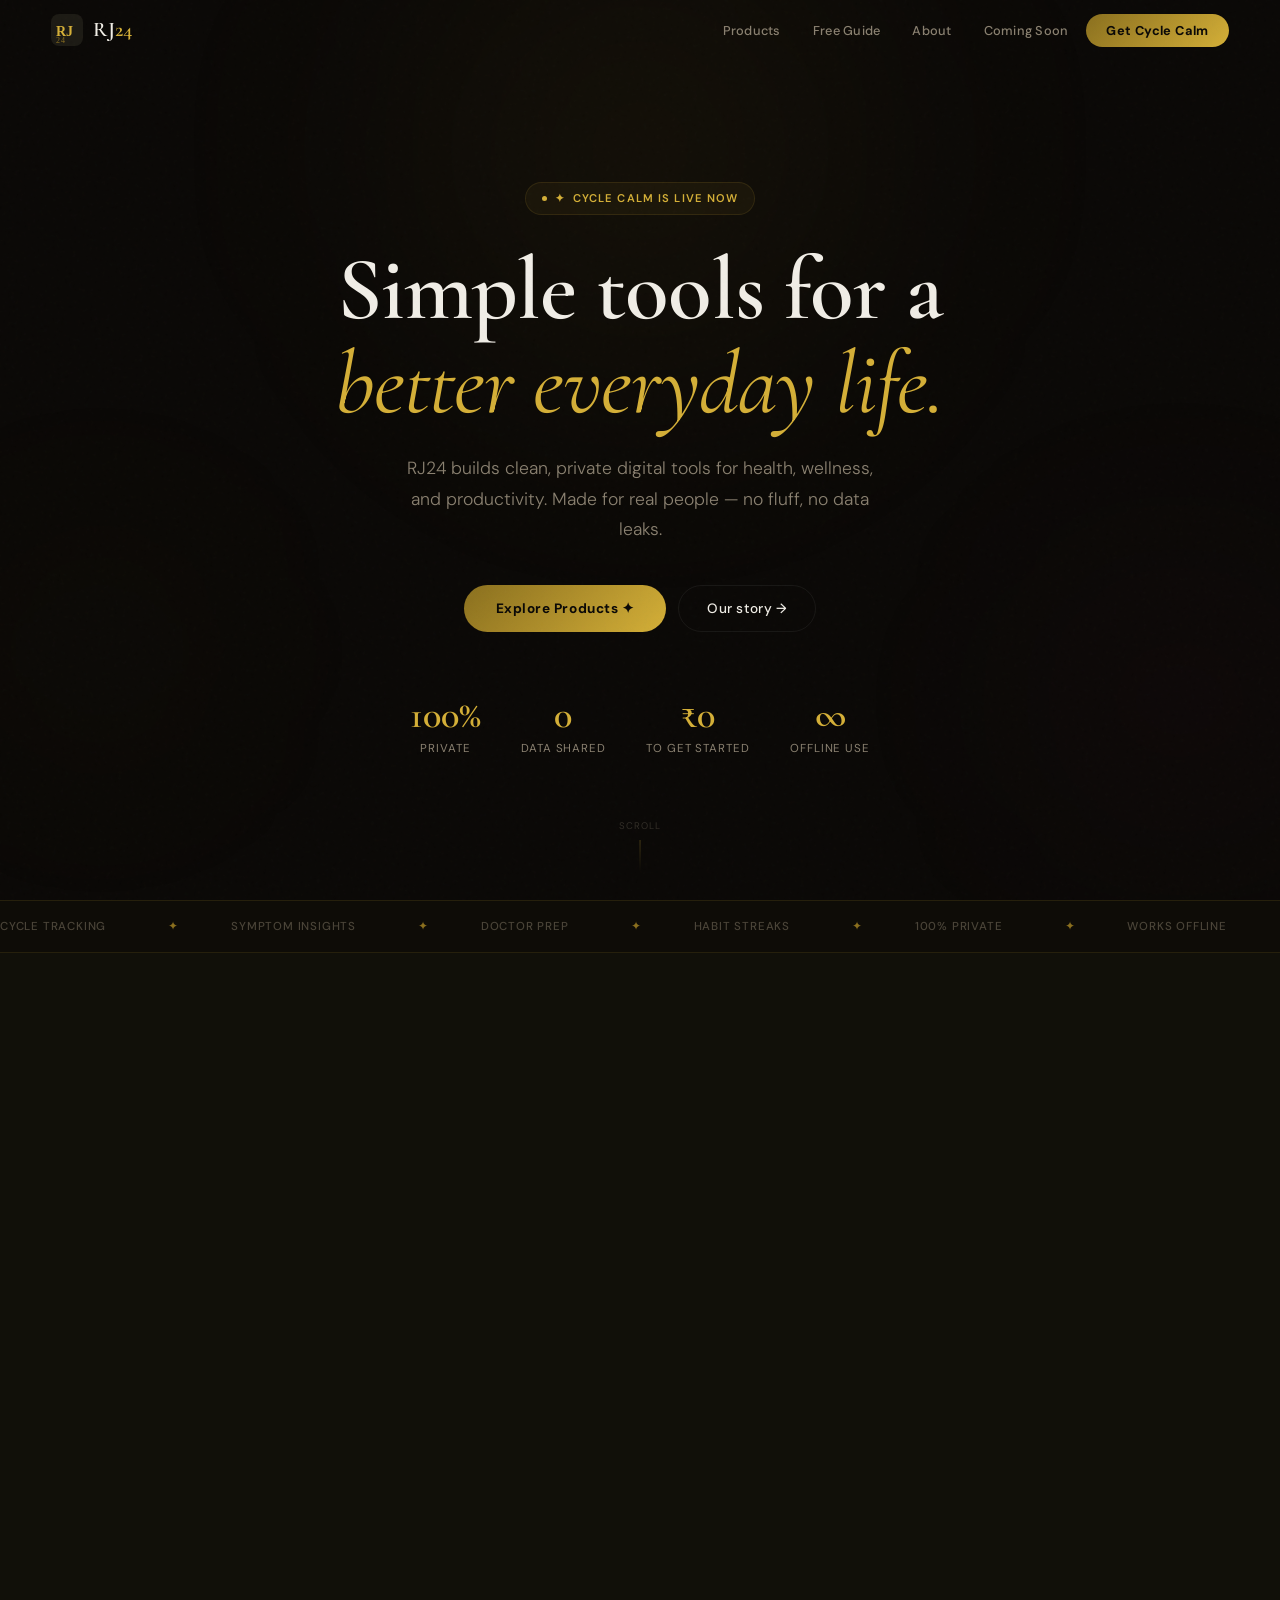
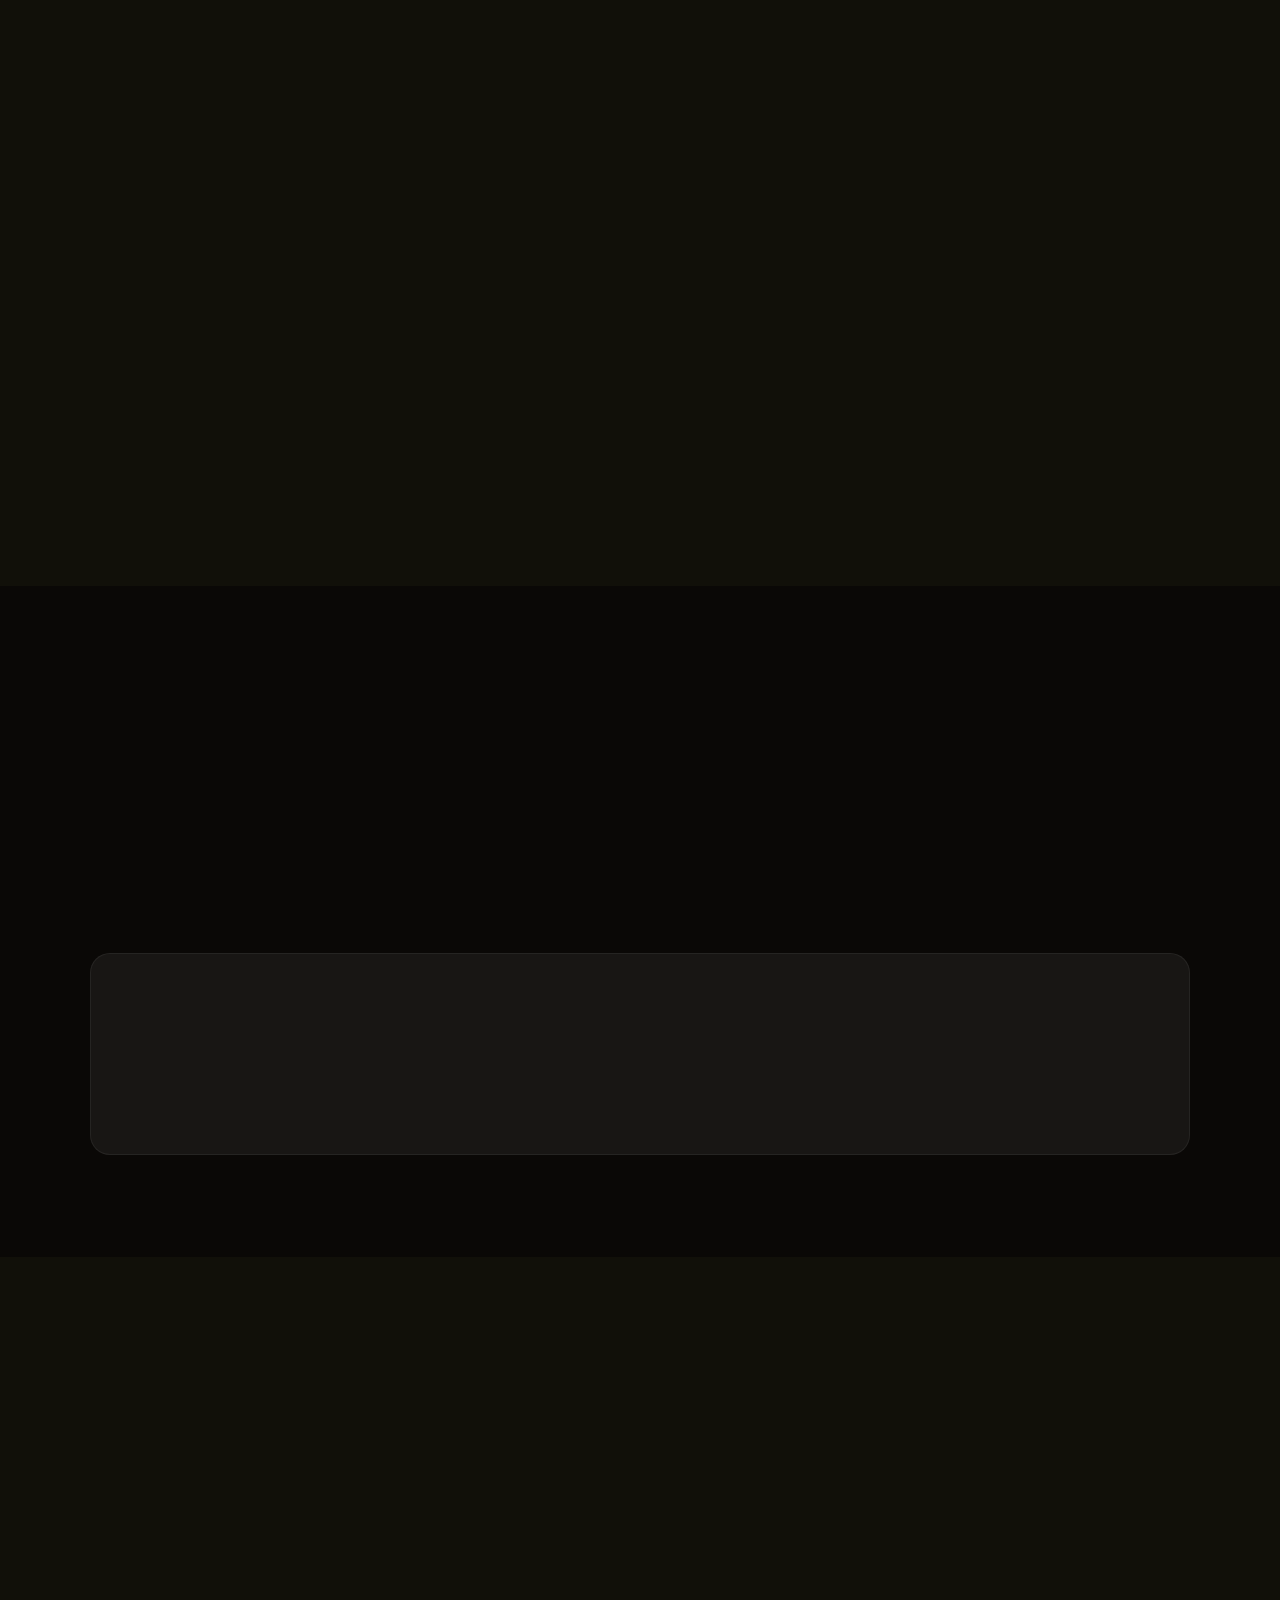
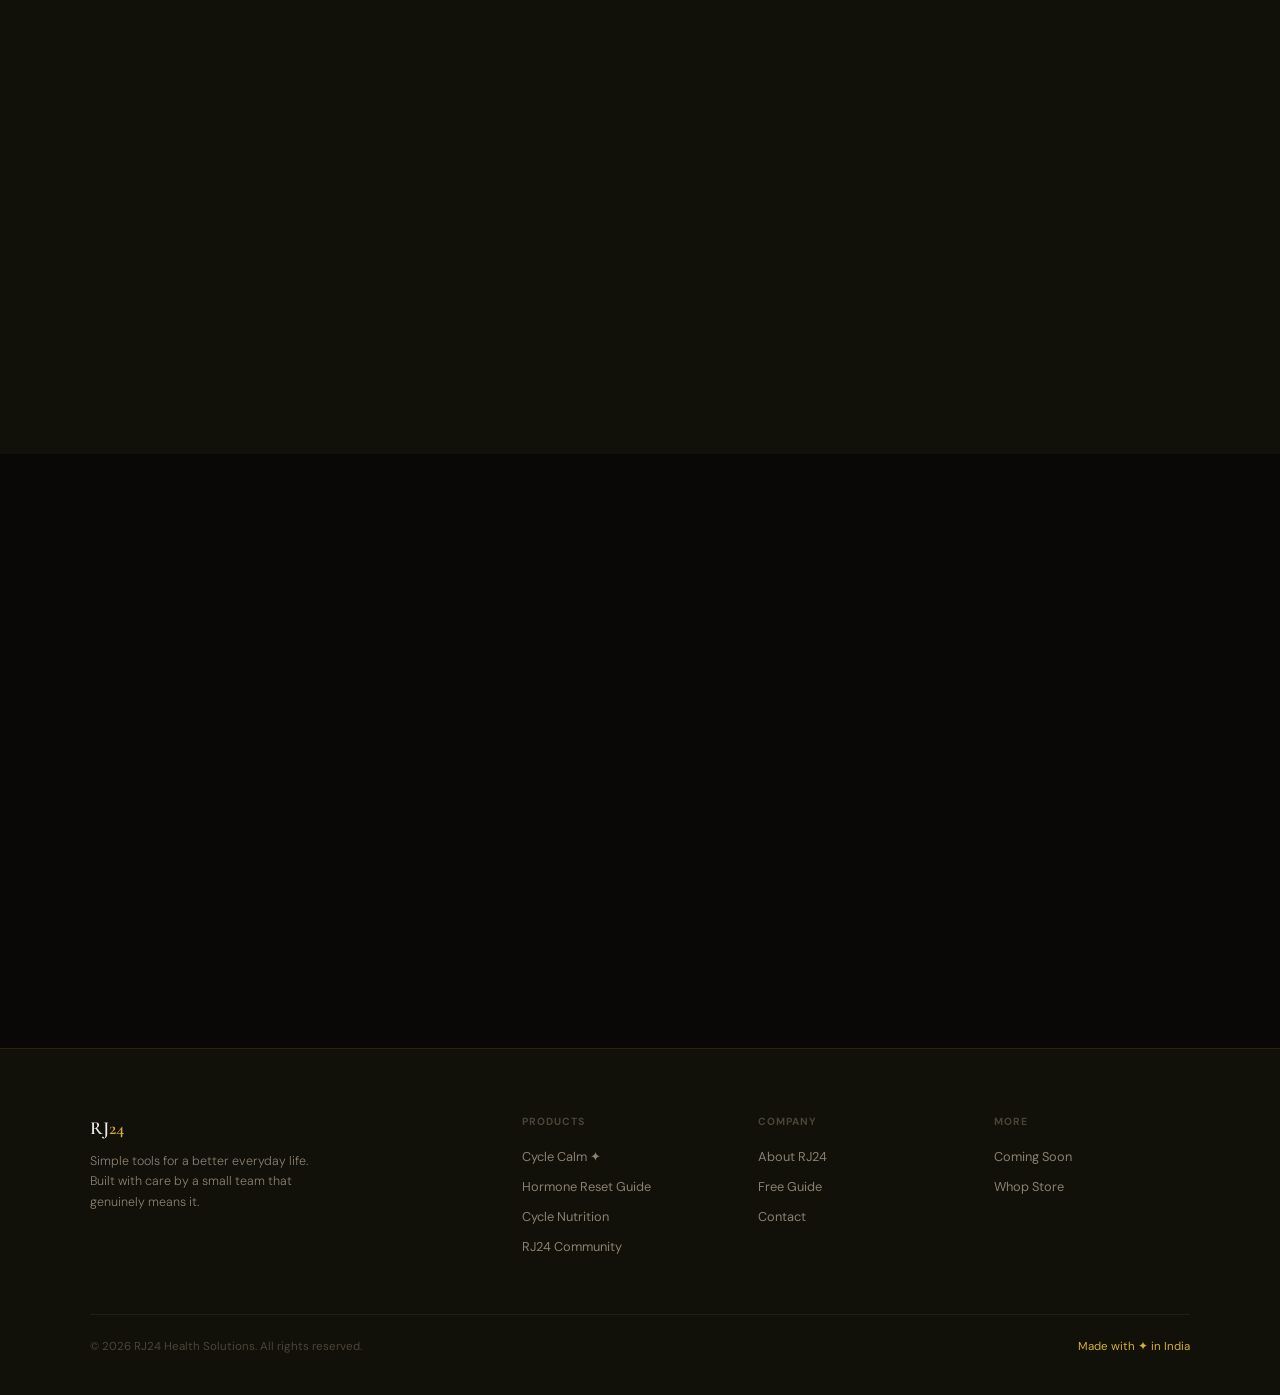
<file: index.html>
<!DOCTYPE html>
<html lang="en" data-theme="dark">
<head>
<meta charset="UTF-8">
<meta name="viewport" content="width=device-width, initial-scale=1.0">
<title>RJ24 — Simple tools for a better everyday life</title>
<meta name="description" content="RJ24 builds simple, premium digital tools for health, wellness, and everyday life. Made for real people.">
<link rel="preconnect" href="https://fonts.googleapis.com">
<link rel="preconnect" href="https://fonts.gstatic.com" crossorigin>
<link href="https://fonts.googleapis.com/css2?family=Cormorant+Garamond:ital,wght@0,400;0,500;0,600;0,700;1,400;1,600&family=DM+Sans:ital,opsz,wght@0,9..40,300;0,9..40,400;0,9..40,500;0,9..40,600;1,9..40,300&display=swap" rel="stylesheet">
<style>
*,*::before,*::after{box-sizing:border-box;margin:0;padding:0}
:root{
  /* Near-black + gold premium palette */
  --bg:#0A0806;
  --surface:#111009;
  --surface2:#161410;
  --card:#1C1A14;
  --line:rgba(212,175,55,.12);
  --line2:rgba(255,255,255,.06);
  --gold:#D4AF37;
  --gold2:#F0CC60;
  --gold-dim:#8A6F1E;
  --rose:#C84C8A;
  --plum:#4E2955;
  --text:#F0EDE6;
  --muted:#8A8070;
  --faint:#4A4438;
  --white:#fff;
  --fd:'Cormorant Garamond',Georgia,serif;
  --fb:'DM Sans',sans-serif;
  --r:14px;
  --tr:420ms cubic-bezier(.4,0,.2,1);
  --content:1100px;
}
html{scroll-behavior:smooth;font-size:16px}
body{font-family:var(--fb);background:var(--bg);color:var(--text);-webkit-font-smoothing:antialiased;overflow-x:hidden;line-height:1.65}
a{text-decoration:none;color:inherit}
img{display:block;max-width:100%;height:auto}
button{cursor:pointer;font-family:var(--fb)}

/* ── GRAIN ── */
body::after{content:'';position:fixed;inset:0;background-image:url("data:image/svg+xml,%3Csvg viewBox='0 0 256 256' xmlns='http://www.w3.org/2000/svg'%3E%3Cfilter id='n'%3E%3CfeTurbulence type='fractalNoise' baseFrequency='0.85' numOctaves='4' stitchTiles='stitch'/%3E%3C/filter%3E%3Crect width='100%25' height='100%25' filter='url(%23n)' opacity='0.04'/%3E%3C/svg%3E");pointer-events:none;z-index:999;opacity:.5}

/* ── NAV ── */
#nav{position:fixed;top:0;left:0;right:0;z-index:100;height:60px;padding:0 clamp(20px,4vw,60px);display:flex;align-items:center;justify-content:space-between;transition:background var(--tr),box-shadow var(--tr)}
#nav.scrolled{background:rgba(10,8,6,.88);backdrop-filter:blur(20px);-webkit-backdrop-filter:blur(20px);box-shadow:0 1px 0 var(--line)}
.nav-logo{display:flex;align-items:center;gap:10px}
.nav-logo svg{width:32px;height:32px}
.nav-brand{font-family:var(--fd);font-size:1.3rem;font-weight:600;color:var(--text);letter-spacing:.02em}
.nav-brand span{color:var(--gold)}
.nav-links{display:flex;align-items:center;gap:4px}
.nav-link{font-size:.8rem;font-weight:500;color:var(--muted);padding:7px 14px;border-radius:20px;background:none;border:none;transition:all var(--tr);letter-spacing:.02em}
.nav-link:hover{color:var(--text);background:rgba(212,175,55,.08)}
.nav-cta{background:linear-gradient(135deg,var(--gold-dim),var(--gold));color:#0A0806!important;font-weight:700;padding:8px 20px;border-radius:20px;border:none;font-size:.8rem;letter-spacing:.03em;transition:all var(--tr)}
.nav-cta:hover{transform:translateY(-1px);box-shadow:0 4px 20px rgba(212,175,55,.3)}
.nav-mob{display:none;background:none;border:none;color:var(--text);font-size:1.4rem;padding:4px}
.mob-menu{display:none;position:fixed;inset:0;top:60px;background:rgba(10,8,6,.97);backdrop-filter:blur(20px);z-index:99;flex-direction:column;align-items:center;justify-content:center;gap:24px}
.mob-menu.open{display:flex}
.mob-menu .nav-link{font-size:1.2rem;color:var(--text)}

/* ── HERO ── */
#hero{min-height:100vh;display:flex;flex-direction:column;align-items:center;justify-content:center;text-align:center;padding:120px clamp(20px,5vw,60px) 80px;position:relative;overflow:hidden}
.hero-glow{position:absolute;border-radius:50%;pointer-events:none;filter:blur(120px)}
.glow1{width:700px;height:700px;background:radial-gradient(circle,rgba(212,175,55,.07) 0%,transparent 70%);top:-200px;left:50%;transform:translateX(-50%)}
.glow2{width:400px;height:400px;background:radial-gradient(circle,rgba(200,76,138,.06) 0%,transparent 70%);bottom:0;right:-100px}
.glow3{width:300px;height:300px;background:radial-gradient(circle,rgba(212,175,55,.05) 0%,transparent 70%);bottom:100px;left:-50px}
.hero-eyebrow{display:inline-flex;align-items:center;gap:8px;border:1px solid var(--line);background:rgba(212,175,55,.05);color:var(--gold);font-size:.7rem;font-weight:600;padding:6px 16px;border-radius:20px;margin-bottom:28px;letter-spacing:.1em;text-transform:uppercase;position:relative;z-index:1}
.hero-eyebrow::before{content:'';width:5px;height:5px;background:var(--gold);border-radius:50%;animation:pulse 2.2s ease-in-out infinite}
@keyframes pulse{0%,100%{opacity:1;transform:scale(1)}50%{opacity:.4;transform:scale(1.5)}}
.hero-title{font-family:var(--fd);font-size:clamp(3rem,7vw,7rem);color:var(--text);line-height:1.05;letter-spacing:-.01em;margin-bottom:22px;position:relative;z-index:1;font-weight:600;max-width:900px}
.hero-title em{font-style:italic;color:var(--gold);font-weight:400}
.hero-sub{font-size:clamp(.95rem,1.5vw,1.1rem);color:var(--muted);line-height:1.75;max-width:480px;margin:0 auto 40px;position:relative;z-index:1;font-weight:300}
.hero-actions{display:flex;gap:12px;justify-content:center;flex-wrap:wrap;position:relative;z-index:1;margin-bottom:64px}
.btn-gold{background:linear-gradient(135deg,#8A6F1E,var(--gold));color:#0A0806;padding:14px 32px;border-radius:28px;font-size:.85rem;font-weight:700;border:none;transition:all var(--tr);letter-spacing:.04em;display:inline-flex;align-items:center;gap:8px}
.btn-gold:hover{transform:translateY(-2px);box-shadow:0 8px 28px rgba(212,175,55,.3)}
.btn-ghost{background:transparent;color:var(--text);padding:14px 28px;border-radius:28px;font-size:.85rem;font-weight:500;border:1px solid var(--line2);transition:all var(--tr);letter-spacing:.02em}
.btn-ghost:hover{border-color:var(--line);background:rgba(255,255,255,.04);transform:translateY(-2px)}
.hero-stats{display:flex;gap:40px;justify-content:center;position:relative;z-index:1;flex-wrap:wrap}
.stat{text-align:center}
.stat-num{font-family:var(--fd);font-size:clamp(1.8rem,3vw,2.6rem);color:var(--gold);font-weight:600;line-height:1;margin-bottom:4px}
.stat-lbl{font-size:.72rem;color:var(--muted);letter-spacing:.08em;text-transform:uppercase}
.hero-scroll{position:absolute;bottom:28px;left:50%;transform:translateX(-50%);display:flex;flex-direction:column;align-items:center;gap:6px;opacity:.3;animation:bob 2.5s ease-in-out infinite;z-index:1}
.hero-scroll span{font-size:.6rem;letter-spacing:.12em;text-transform:uppercase;color:var(--muted)}
.scroll-line{width:1px;height:32px;background:linear-gradient(to bottom,var(--gold),transparent)}
@keyframes bob{0%,100%{transform:translateX(-50%) translateY(0)}50%{transform:translateX(-50%) translateY(6px)}}

/* ── MARQUEE ── */
.marquee-wrap{overflow:hidden;padding:16px 0;border-top:1px solid var(--line);border-bottom:1px solid var(--line);background:rgba(212,175,55,.02)}
.marquee-track{display:flex;gap:52px;animation:marquee 26s linear infinite;white-space:nowrap}
.marquee-track:hover{animation-play-state:paused}
.marquee-item{font-size:.72rem;font-weight:500;color:var(--faint);letter-spacing:.07em;text-transform:uppercase;flex-shrink:0;display:flex;align-items:center;gap:10px}
.marquee-item::after{content:'✦';color:var(--gold-dim);margin-left:52px}
@keyframes marquee{from{transform:translateX(0)}to{transform:translateX(-50%)}}

/* ── SECTIONS ── */
section{padding:clamp(60px,8vw,120px) clamp(20px,5vw,60px);position:relative}
.container{max-width:var(--content);margin:0 auto}
.section-eyebrow{display:inline-block;font-size:.68rem;font-weight:700;letter-spacing:.12em;text-transform:uppercase;color:var(--gold);margin-bottom:14px;opacity:.9}
.section-title{font-family:var(--fd);font-size:clamp(2rem,4vw,3.6rem);color:var(--text);line-height:1.12;letter-spacing:-.01em;margin-bottom:16px;font-weight:600}
.section-sub{font-size:.95rem;color:var(--muted);line-height:1.75;max-width:480px;font-weight:300}

/* ── FEATURED PRODUCT ── */
#featured{background:var(--surface)}
.featured-grid{display:grid;grid-template-columns:1fr 1fr;gap:80px;align-items:center;margin-top:64px}
.featured-tag{display:inline-flex;align-items:center;gap:6px;background:rgba(212,175,55,.1);border:1px solid rgba(212,175,55,.25);color:var(--gold);font-size:.68rem;font-weight:700;padding:4px 12px;border-radius:10px;letter-spacing:.08em;text-transform:uppercase;margin-bottom:20px}
.feature-list{margin-top:28px;display:flex;flex-direction:column;gap:16px}
.feature-row{display:flex;gap:14px;align-items:flex-start}
.feature-icon{width:32px;height:32px;border-radius:10px;background:rgba(212,175,55,.08);border:1px solid var(--line);display:flex;align-items:center;justify-content:center;font-size:.9rem;flex-shrink:0;margin-top:1px}
.feature-body strong{display:block;font-size:.88rem;color:var(--text);margin-bottom:2px;font-weight:600;letter-spacing:.01em}
.feature-body span{font-size:.78rem;color:var(--muted);line-height:1.55}
.featured-cta{margin-top:36px;display:flex;gap:10px;flex-wrap:wrap}

/* APP MOCKUP */
.mockup{background:linear-gradient(145deg,#1C1A14,#0A0806);border-radius:24px;padding:22px;border:1px solid var(--line);box-shadow:0 40px 80px rgba(0,0,0,.6),0 0 0 1px rgba(212,175,55,.04);max-width:340px;width:100%;margin:0 auto}
.mockup-header{display:flex;align-items:center;gap:8px;padding-bottom:16px;border-bottom:1px solid var(--line2);margin-bottom:16px}
.m-dots{display:flex;gap:5px}
.m-dot{width:8px;height:8px;border-radius:50%}
.mockup-title{font-family:var(--fd);font-size:.85rem;color:var(--muted);margin-left:6px;font-style:italic}
.m-row{background:rgba(255,255,255,.03);border:1px solid var(--line2);border-radius:10px;padding:11px 13px;margin-bottom:8px;display:flex;align-items:center;justify-content:space-between}
.m-row-lbl{font-size:.7rem;color:var(--muted)}
.m-row-val{font-size:.8rem;color:var(--text);font-weight:600}
.m-chart{background:rgba(255,255,255,.03);border:1px solid var(--line2);border-radius:10px;padding:14px;margin-top:4px}
.m-chart-lbl{font-size:.65rem;color:var(--faint);letter-spacing:.07em;text-transform:uppercase;margin-bottom:12px}
.m-bar{display:flex;align-items:center;gap:10px;margin-bottom:8px}
.m-bar-name{font-size:.65rem;color:var(--muted);width:52px;flex-shrink:0}
.m-bar-track{flex:1;height:4px;background:rgba(255,255,255,.06);border-radius:2px;overflow:hidden}
.m-bar-fill{height:100%;border-radius:2px;transition:width .8s ease}

/* ── PRODUCTS GRID ── */
#products{background:var(--bg)}
.products-grid{display:grid;grid-template-columns:repeat(auto-fill,minmax(300px,1fr));gap:1px;background:var(--line2);border:1px solid var(--line2);border-radius:20px;overflow:hidden;margin-top:56px}
.product-card{background:var(--card);padding:32px 28px;transition:background var(--tr);position:relative;overflow:hidden}
.product-card::before{content:'';position:absolute;top:0;left:0;right:0;height:1px;background:linear-gradient(90deg,transparent,var(--gold),transparent);opacity:0;transition:opacity var(--tr)}
.product-card:hover{background:rgba(28,26,20,1)}
.product-card:hover::before{opacity:.5}
.product-card-live{background:linear-gradient(145deg,#1C1A14,#211D12)}
.product-card-live::after{content:'';position:absolute;inset:0;background:radial-gradient(circle at top right,rgba(212,175,55,.05),transparent 60%);pointer-events:none}
.p-tag{display:inline-flex;align-items:center;gap:5px;font-size:.63rem;font-weight:700;letter-spacing:.09em;text-transform:uppercase;padding:3px 10px;border-radius:8px;margin-bottom:14px}
.p-tag-live{background:rgba(212,175,55,.1);border:1px solid rgba(212,175,55,.2);color:var(--gold)}
.p-tag-soon{background:rgba(255,255,255,.04);border:1px solid var(--line2);color:var(--faint)}
.p-icon{font-size:2rem;margin-bottom:14px;display:block}
.p-name{font-family:var(--fd);font-size:1.25rem;color:var(--text);margin-bottom:8px;font-weight:600;letter-spacing:.01em}
.p-desc{font-size:.8rem;color:var(--muted);line-height:1.65;margin-bottom:18px}
.p-features{display:flex;flex-wrap:wrap;gap:5px;margin-bottom:22px}
.p-feat{font-size:.65rem;background:rgba(255,255,255,.04);color:var(--muted);padding:3px 9px;border-radius:8px;letter-spacing:.03em}
.p-link{display:inline-flex;align-items:center;gap:5px;font-size:.78rem;font-weight:600;color:var(--gold);letter-spacing:.02em;transition:gap var(--tr)}
.p-link:hover{gap:9px}
.p-link-dim{color:var(--faint);cursor:default}

/* ── LEAD MAGNET ── */
#lead{background:var(--surface)}
.lead-inner{background:linear-gradient(135deg,#1C1A14,#211D12);border:1px solid var(--line);border-radius:24px;padding:clamp(32px,5vw,60px);display:grid;grid-template-columns:1fr 1fr;gap:60px;align-items:center;position:relative;overflow:hidden}
.lead-inner::before{content:'';position:absolute;top:-60px;right:-60px;width:300px;height:300px;background:radial-gradient(circle,rgba(212,175,55,.07),transparent 70%);pointer-events:none}
.lead-badge{display:inline-flex;align-items:center;gap:6px;background:rgba(212,175,55,.1);border:1px solid rgba(212,175,55,.2);color:var(--gold);font-size:.68rem;font-weight:700;padding:4px 12px;border-radius:10px;letter-spacing:.08em;text-transform:uppercase;margin-bottom:16px}
.lead-form{display:flex;flex-direction:column;gap:10px}
.lead-input{background:rgba(255,255,255,.04);border:1px solid var(--line2);border-radius:10px;padding:12px 16px;font-size:.85rem;color:var(--text);font-family:var(--fb);outline:none;transition:border-color var(--tr)}
.lead-input:focus{border-color:rgba(212,175,55,.4)}
.lead-input::placeholder{color:var(--faint)}
.lead-note{font-size:.68rem;color:var(--faint);margin-top:4px;line-height:1.5}

/* ── WHY RJ24 ── */
#why{background:var(--bg)}
.why-grid{display:grid;grid-template-columns:repeat(auto-fill,minmax(240px,1fr));gap:1px;background:var(--line2);border:1px solid var(--line2);border-radius:20px;overflow:hidden;margin-top:48px}
.why-card{background:var(--card);padding:28px 24px;transition:background var(--tr)}
.why-card:hover{background:rgba(28,26,20,1)}
.why-icon{font-size:1.4rem;margin-bottom:12px;opacity:.9}
.why-name{font-family:var(--fd);font-size:1.05rem;color:var(--text);margin-bottom:6px;font-weight:600;letter-spacing:.01em}
.why-desc{font-size:.78rem;color:var(--muted);line-height:1.65}

/* ── COMING SOON ── */
#coming{background:var(--surface)}
.coming-grid{display:grid;grid-template-columns:repeat(auto-fill,minmax(200px,1fr));gap:12px;margin-top:40px}
.coming-card{background:rgba(255,255,255,.02);border:1px dashed rgba(255,255,255,.07);border-radius:16px;padding:22px 18px;transition:all var(--tr)}
.coming-card:hover{background:rgba(255,255,255,.04);border-color:rgba(212,175,55,.2)}
.coming-icon{font-size:1.5rem;margin-bottom:10px;opacity:.6}
.coming-name{font-size:.88rem;font-weight:600;color:var(--muted);margin-bottom:4px;letter-spacing:.01em}
.coming-desc{font-size:.73rem;color:var(--faint);line-height:1.55}

/* ── CTA ── */
#cta{background:var(--bg);padding:clamp(60px,8vw,120px) clamp(20px,5vw,60px)}
.cta-inner{background:linear-gradient(135deg,#1C1A14,#211D12);border:1px solid var(--line);border-radius:28px;padding:clamp(40px,6vw,80px);text-align:center;position:relative;overflow:hidden;max-width:800px;margin:0 auto}
.cta-inner::before{content:'';position:absolute;top:-80px;left:50%;transform:translateX(-50%);width:400px;height:400px;background:radial-gradient(circle,rgba(212,175,55,.08),transparent 70%);pointer-events:none}
.cta-inner h2{font-family:var(--fd);font-size:clamp(2rem,4vw,3.2rem);color:var(--text);margin-bottom:12px;font-weight:600;line-height:1.15;position:relative;z-index:1}
.cta-inner h2 em{font-style:italic;color:var(--gold);font-weight:400}
.cta-inner p{font-size:.92rem;color:var(--muted);margin-bottom:32px;font-weight:300;position:relative;z-index:1}
.cta-btns{display:flex;gap:12px;justify-content:center;flex-wrap:wrap;position:relative;z-index:1}

/* ── FOOTER ── */
footer{background:var(--surface);border-top:1px solid var(--line);padding:clamp(40px,5vw,72px) clamp(20px,5vw,60px) clamp(24px,3vw,40px)}
.footer-inner{max-width:var(--content);margin:0 auto}
.footer-top{display:grid;grid-template-columns:2fr 1fr 1fr 1fr;gap:40px;margin-bottom:48px}
.footer-logo-text{font-family:var(--fd);font-size:1.15rem;color:var(--text);margin-bottom:8px;font-weight:600}
.footer-logo-text span{color:var(--gold)}
.footer-tagline{font-size:.78rem;color:var(--muted);line-height:1.65;max-width:220px;font-weight:300}
.footer-col h4{font-size:.65rem;font-weight:700;letter-spacing:.1em;text-transform:uppercase;color:var(--faint);margin-bottom:16px}
.footer-col a{display:block;font-size:.8rem;color:var(--muted);margin-bottom:9px;transition:color var(--tr)}
.footer-col a:hover{color:var(--gold)}
.footer-bottom{border-top:1px solid var(--line2);padding-top:22px;display:flex;justify-content:space-between;align-items:center;flex-wrap:wrap;gap:10px}
.footer-bottom p{font-size:.72rem;color:var(--faint)}
.footer-bottom span{color:var(--gold);font-size:.72rem}

/* ── SCROLL REVEAL ── */
.reveal{opacity:0;transform:translateY(24px);transition:opacity .75s ease,transform .75s ease}
.reveal.visible{opacity:1;transform:translateY(0)}
.reveal-d1{transition-delay:.08s}
.reveal-d2{transition-delay:.16s}
.reveal-d3{transition-delay:.24s}
.reveal-d4{transition-delay:.32s}

/* ── RESPONSIVE ── */
@media(max-width:960px){
  .featured-grid{grid-template-columns:1fr;gap:40px}
  .mockup{display:none}
  .footer-top{grid-template-columns:1fr 1fr;gap:32px}
  .lead-inner{grid-template-columns:1fr;gap:32px}
}
@media(max-width:768px){
  .nav-links{display:none}
  .nav-mob{display:block}
  .footer-top{grid-template-columns:1fr;gap:28px}
  .hero-stats{gap:24px}
}
@media(max-width:480px){
  .products-grid{grid-template-columns:1fr}
  .why-grid{grid-template-columns:1fr}
  .coming-grid{grid-template-columns:1fr 1fr}
}
</style>
</head>
<body>

<!-- NAV -->
<nav id="nav">
  <div class="nav-logo">
    <svg viewBox="0 0 32 32" fill="none" aria-label="RJ24 logo">
      <rect width="32" height="32" rx="8" fill="#1C1A14"/>
      <text x="5" y="22" font-family="Georgia,serif" font-size="14" font-weight="700" fill="#D4AF37">RJ</text>
      <text x="5" y="29" font-family="Georgia,serif" font-size="8" font-weight="400" fill="#8A6F1E" letter-spacing="1">24</text>
    </svg>
    <span class="nav-brand">RJ<span>24</span></span>
  </div>
  <div class="nav-links">
    <button class="nav-link" onclick="scrollTo('products')">Products</button>
    <button class="nav-link" onclick="scrollTo('lead')">Free Guide</button>
    <button class="nav-link" onclick="scrollTo('why')">About</button>
    <button class="nav-link" onclick="scrollTo('coming')">Coming Soon</button>
    <button class="nav-cta" onclick="openCurrencyModal()">Get Cycle Calm</button>
  </div>
  <button class="nav-mob" onclick="toggleMenu()" aria-label="Menu">☰</button>
</nav>

<!-- MOBILE MENU -->
<div class="mob-menu" id="mob-menu">
  <button class="nav-link" onclick="scrollTo('products');toggleMenu()">Products</button>
  <button class="nav-link" onclick="scrollTo('lead');toggleMenu()">Free Guide</button>
  <button class="nav-link" onclick="scrollTo('why');toggleMenu()">About</button>
  <button class="nav-link" onclick="scrollTo('coming');toggleMenu()">Coming Soon</button>
  <button class="btn-gold" onclick="openCurrencyModal()">Get Cycle Calm ✦</button>
</div>

<!-- HERO -->
<section id="hero">
  <div class="hero-glow glow1"></div>
  <div class="hero-glow glow2"></div>
  <div class="hero-glow glow3"></div>
  <div class="hero-eyebrow reveal"><span>✦</span> Cycle Calm is live now</div>
  <h1 class="hero-title reveal reveal-d1">Simple tools for a<br><em>better everyday life.</em></h1>
  <p class="hero-sub reveal reveal-d2">RJ24 builds clean, private digital tools for health, wellness, and productivity. Made for real people — no fluff, no data leaks.</p>
  <div class="hero-actions reveal reveal-d3">
    <button class="btn-gold" onclick="scrollTo('products')">Explore Products ✦</button>
    <button class="btn-ghost" onclick="scrollTo('why')">Our story →</button>
  </div>
  <div class="hero-stats reveal reveal-d4">
    <div class="stat"><div class="stat-num">100%</div><div class="stat-lbl">Private</div></div>
    <div class="stat"><div class="stat-num">0</div><div class="stat-lbl">Data shared</div></div>
    <div class="stat"><div class="stat-num">₹0</div><div class="stat-lbl">To get started</div></div>
    <div class="stat"><div class="stat-num">∞</div><div class="stat-lbl">Offline use</div></div>
  </div>
  <div class="hero-scroll"><span>scroll</span><div class="scroll-line"></div></div>
</section>

<!-- MARQUEE -->
<div class="marquee-wrap">
  <div class="marquee-track">
    <span class="marquee-item">Cycle Tracking</span>
    <span class="marquee-item">Symptom Insights</span>
    <span class="marquee-item">Doctor Prep</span>
    <span class="marquee-item">Habit Streaks</span>
    <span class="marquee-item">100% Private</span>
    <span class="marquee-item">Works Offline</span>
    <span class="marquee-item">Dark Mode</span>
    <span class="marquee-item">UPI + Wise</span>
    <span class="marquee-item">Made in India</span>
    <span class="marquee-item">Zero Data Shared</span>
    <!-- duplicate -->
    <span class="marquee-item">Cycle Tracking</span>
    <span class="marquee-item">Symptom Insights</span>
    <span class="marquee-item">Doctor Prep</span>
    <span class="marquee-item">Habit Streaks</span>
    <span class="marquee-item">100% Private</span>
    <span class="marquee-item">Works Offline</span>
    <span class="marquee-item">Dark Mode</span>
    <span class="marquee-item">UPI + Wise</span>
    <span class="marquee-item">Made in India</span>
    <span class="marquee-item">Zero Data Shared</span>
  </div>
</div>

<!-- FEATURED PRODUCT -->
<section id="featured">
  <div class="container">
    <div class="reveal">
      <span class="section-eyebrow">Featured Product</span>
      <h2 class="section-title">Meet Cycle Calm.</h2>
      <p class="section-sub">The only cycle tracker that never asks for your data. Track, understand, and prepare — entirely on your device.</p>
    </div>
    <div class="featured-grid">
      <div class="reveal reveal-d1">
        <div class="featured-tag">✅ Live Now</div>
        <div class="feature-list">
          <div class="feature-row">
            <div class="feature-icon">📊</div>
            <div class="feature-body"><strong>Daily Tracker</strong><span>Pain, flow, mood, energy, sleep — logged in under 2 minutes</span></div>
          </div>
          <div class="feature-row">
            <div class="feature-icon">📈</div>
            <div class="feature-body"><strong>Symptom Insights</strong><span>Visual patterns across your full history — spot what triggers what</span></div>
          </div>
          <div class="feature-row">
            <div class="feature-icon">🩺</div>
            <div class="feature-body"><strong>Doctor Prep</strong><span>Auto-filled print report from your real data — bring it to any appointment</span></div>
          </div>
          <div class="feature-row">
            <div class="feature-icon">🌿</div>
            <div class="feature-body"><strong>Habit Streaks</strong><span>Build daily wellness habits with streak tracking and reminders</span></div>
          </div>
          <div class="feature-row">
            <div class="feature-icon">🔒</div>
            <div class="feature-body"><strong>100% Private</strong><span>No login. No account. No cloud. Data lives only on your device, forever</span></div>
          </div>
        </div>
        <div class="featured-cta">
          <button class="btn-gold" onclick="openCurrencyModal()" id="get-btn">Get it now ✦ <span id="discount-badge" style="display:none;background:rgba(255,255,255,.15);padding:2px 8px;border-radius:8px;font-size:.7rem;margin-left:4px;animation:flash .8s ease-in-out infinite">🔥 20% OFF</span></button>
          <button class="btn-ghost" onclick="openCurrencyModal()">Choose currency →</button>
        </div>
        <p id="launch-offer" style="font-size:.72rem;color:var(--gold);margin-top:10px;opacity:.85">⏳ Launch price — limited time only</p>
      </div>
      <div class="reveal reveal-d2">
        <div class="mockup">
          <div class="mockup-header">
            <div class="m-dots">
              <div class="m-dot" style="background:#FF5F57"></div>
              <div class="m-dot" style="background:#FFBD2E"></div>
              <div class="m-dot" style="background:#28CA42"></div>
            </div>
            <span class="mockup-title">🌸 Cycle Calm</span>
          </div>
          <div class="m-row"><span class="m-row-lbl">Next Period</span><span class="m-row-val" style="color:#D4AF37">in 7 days 🔮</span></div>
          <div class="m-row"><span class="m-row-lbl">Today — Day 21</span><span class="m-row-val">Luteal Phase 🌿</span></div>
          <div class="m-row"><span class="m-row-lbl">Pain Score</span><span class="m-row-val">3 / 10 ✅</span></div>
          <div class="m-chart">
            <div class="m-chart-lbl">Symptom Frequency</div>
            <div class="m-bar"><span class="m-bar-name">Cramps</span><div class="m-bar-track"><div class="m-bar-fill" style="width:72%;background:linear-gradient(to right,#8A6F1E,#D4AF37)"></div></div></div>
            <div class="m-bar"><span class="m-bar-name">Bloating</span><div class="m-bar-track"><div class="m-bar-fill" style="width:55%;background:linear-gradient(to right,#3A5A3A,#6F9B68)"></div></div></div>
            <div class="m-bar"><span class="m-bar-name">Fatigue</span><div class="m-bar-track"><div class="m-bar-fill" style="width:48%;background:linear-gradient(to right,#4E2955,#8B3FA8)"></div></div></div>
            <div class="m-bar"><span class="m-bar-name">Headache</span><div class="m-bar-track"><div class="m-bar-fill" style="width:30%;background:linear-gradient(to right,#3A2A1E,#8B6040)"></div></div></div>
          </div>
        </div>
      </div>
    </div>
  </div>
</section>

<!-- PRODUCTS -->
<section id="products">
  <div class="container">
    <div class="reveal">
      <span class="section-eyebrow">Our Products</span>
      <h2 class="section-title">One tool.<br>Real impact.</h2>
      <p class="section-sub">We build what actually solves a problem — nothing filler, nothing rushed.</p>
    </div>
    <div class="products-grid reveal reveal-d1">
      <div class="product-card product-card-live">
        <span class="p-icon">🌸</span>
        <div class="p-tag p-tag-live">✦ Live Now</div>
        <div class="p-name">Cycle Calm</div>
        <div class="p-desc">Private, offline-first menstrual cycle tracker. Track pain, mood, flow, symptoms. Get insights and prepare for doctor visits — no account needed.</div>
        <div class="p-features">
          <span class="p-feat">Daily Tracker</span>
          <span class="p-feat">Insights</span>
          <span class="p-feat">Doctor Prep</span>
          <span class="p-feat">Habits</span>
          <span class="p-feat">Offline</span>
          <span class="p-feat">Dark Mode</span>
        </div>
        <span class="p-link" onclick="openCurrencyModal()" style="cursor:pointer">Get it now ✦ →</span>
      </div>
      <div class="product-card">
        <span class="p-icon">🧘</span>
        <div class="p-tag p-tag-soon">Coming Soon</div>
        <div class="p-name">Hormone Reset Guide</div>
        <div class="p-desc">Evidence-backed daily habits to balance hormones naturally. Phase-synced, printable, and built for real life.</div>
        <div class="p-features"><span class="p-feat">Daily Habits</span><span class="p-feat">Phase-based</span><span class="p-feat">PDF Guide</span></div>
        <span class="p-link p-link-dim">Notify me soon →</span>
      </div>
      <div class="product-card">
        <span class="p-icon">🍽</span>
        <div class="p-tag p-tag-soon">Coming Soon</div>
        <div class="p-name">Cycle Nutrition Planner</div>
        <div class="p-desc">Phase-synced weekly meal plans and grocery lists. Eat in sync with your cycle, simply.</div>
        <div class="p-features"><span class="p-feat">4-Phase Plans</span><span class="p-feat">Grocery List</span><span class="p-feat">Simple Recipes</span></div>
        <span class="p-link p-link-dim">Notify me soon →</span>
      </div>
      <div class="product-card">
        <span class="p-icon">💬</span>
        <div class="p-tag p-tag-soon">Coming Soon</div>
        <div class="p-name">RJ24 Community</div>
        <div class="p-desc">A private space to share, learn, and feel supported. Real conversations about health, wellness, and everyday life.</div>
        <div class="p-features"><span class="p-feat">Private Group</span><span class="p-feat">Expert Q&A</span><span class="p-feat">Challenges</span></div>
        <span class="p-link p-link-dim">Join waitlist →</span>
      </div>
    </div>
  </div>
</section>

<!-- LEAD MAGNET -->
<section id="lead">
  <div class="container">
    <div class="lead-inner reveal">
      <div>
        <div class="lead-badge">✦ Free Download</div>
        <h2 class="section-title" style="font-size:clamp(1.8rem,3vw,2.8rem)">5-Day Cycle Calm<br><em style="color:var(--gold)">Starter Guide</em></h2>
        <p class="section-sub" style="margin-top:12px">5 things to track, understand, and do in your first 5 days. Free. No account. Straight to your inbox.</p>
        <p style="font-size:.75rem;color:var(--faint);margin-top:20px;line-height:1.6">✦ Understanding your cycle basics<br>✦ What to track daily<br>✦ How to read your patterns<br>✦ Preparing for your first doctor visit<br>✦ Setting up Cycle Calm step by step</p>
      </div>
      <div>
        <form class="lead-form" onsubmit="submitLead(event)">
          <input class="lead-input" type="text" placeholder="Your first name" id="lead-name" required>
          <input class="lead-input" type="email" placeholder="Your email address" id="lead-email" required>
          <button class="btn-gold" type="submit" style="justify-content:center;margin-top:4px">Send me the free guide ✦</button>
          <p class="lead-note">✦ No spam, ever. Unsubscribe anytime. We hate spam as much as you do.</p>
        </form>
        <div id="lead-success" style="display:none;text-align:center;padding:24px 0">
          <div style="font-size:2rem;margin-bottom:10px">✦</div>
          <div style="font-family:var(--fd);font-size:1.3rem;color:var(--gold);margin-bottom:8px">On its way!</div>
          <div style="font-size:.82rem;color:var(--muted)">Check your inbox in the next few minutes.</div>
        </div>
      </div>
    </div>
  </div>
</section>

<!-- WHY RJ24 -->
<section id="why">
  <div class="container">
    <div class="reveal" style="display:flex;flex-direction:column;align-items:center;text-align:center;margin-bottom:0">
      <span class="section-eyebrow">Why RJ24</span>
      <h2 class="section-title">Built different.<br>On purpose.</h2>
      <p class="section-sub" style="margin:0 auto">Not a startup. Not funded. Just builders who noticed problems and made the solution they wished existed.</p>
    </div>
    <div class="why-grid">
      <div class="why-card reveal reveal-d1">
        <div class="why-icon">🎯</div>
        <div class="why-name">Problem-first, always</div>
        <div class="why-desc">We only build tools that solve a real, felt pain. No trend-chasing. No filler products.</div>
      </div>
      <div class="why-card reveal reveal-d2">
        <div class="why-icon">🔒</div>
        <div class="why-name">Privacy by design</div>
        <div class="why-desc">Your data is yours. Our tools work offline-first and never send your information anywhere.</div>
      </div>
      <div class="why-card reveal reveal-d3">
        <div class="why-icon">✦</div>
        <div class="why-name">Simple over complex</div>
        <div class="why-desc">Every screen, every word, every feature is questioned. If it doesn't help, it doesn't ship.</div>
      </div>
      <div class="why-card reveal reveal-d4">
        <div class="why-icon">💜</div>
        <div class="why-name">Made with genuine care</div>
        <div class="why-desc">Small team, real users, direct feedback. We use our own tools — and it shows.</div>
      </div>
    </div>
  </div>
</section>

<!-- COMING SOON -->
<section id="coming">
  <div class="container">
    <div class="reveal">
      <span class="section-eyebrow">What's Next</span>
      <h2 class="section-title">More tools.<br>More categories.</h2>
      <p class="section-sub">Health is just the beginning. We're building across wellness, focus, and everyday productivity.</p>
    </div>
    <div class="coming-grid reveal">
      <div class="coming-card"><div class="coming-icon">🧠</div><div class="coming-name">Focus Toolkit</div><div class="coming-desc">Simple systems for deep work and mental clarity</div></div>
      <div class="coming-card"><div class="coming-icon">💰</div><div class="coming-name">Expense Calm</div><div class="coming-desc">Private offline expense tracker — no bank logins</div></div>
      <div class="coming-card"><div class="coming-icon">😴</div><div class="coming-name">Sleep Journal</div><div class="coming-desc">Track sleep quality and patterns over time</div></div>
      <div class="coming-card"><div class="coming-icon">📓</div><div class="coming-name">Daily Planner</div><div class="coming-desc">Minimal daily structure — tasks, reflection, habits</div></div>
      <div class="coming-card"><div class="coming-icon">🌱</div><div class="coming-name">Wellness Audit</div><div class="coming-desc">Quarterly health and lifestyle check-in tool</div></div>
      <div class="coming-card"><div class="coming-icon">📦</div><div class="coming-name">RJ24 Bundle</div><div class="coming-desc">All core tools in one package at one price</div></div>
    </div>
  </div>
</section>

<!-- CTA -->
<section id="cta">
  <div class="cta-inner reveal">
    <h2>Start with Cycle Calm.<br><em>More is coming.</em></h2>
    <p>Private by design. Works offline. Made for real life.</p>
    <div class="cta-btns">
      <button class="btn-gold" onclick="openCurrencyModal()">Get Cycle Calm ✦</button>
      <button class="btn-ghost" onclick="scrollTo('products')">See all products</button>
    </div>
  </div>
</section>

<!-- FOOTER -->
<footer>
  <div class="footer-inner">
    <div class="footer-top">
      <div>
        <div class="footer-logo-text">RJ<span>24</span></div>
        <p class="footer-tagline">Simple tools for a better everyday life. Built with care by a small team that genuinely means it.</p>
      </div>
      <div class="footer-col">
        <h4>Products</h4>
        <a href="#products" onclick="scrollTo('products');return false;">Cycle Calm ✦</a>
        <a href="#coming" onclick="scrollTo('coming');return false;">Hormone Reset Guide</a>
        <a href="#coming" onclick="scrollTo('coming');return false;">Cycle Nutrition</a>
        <a href="#coming" onclick="scrollTo('coming');return false;">RJ24 Community</a>
      </div>
      <div class="footer-col">
        <h4>Company</h4>
        <a href="#why" onclick="scrollTo('why');return false;">About RJ24</a>
        <a href="#lead" onclick="scrollTo('lead');return false;">Free Guide</a>
        <a href="mailto:support@rj24.in">Contact</a>
      </div>
      <div class="footer-col">
        <h4>More</h4>
        <a href="#coming" onclick="scrollTo('coming');return false;">Coming Soon</a>
        <a href="https://whop.com/rj24-health-solutions" target="_blank" rel="noopener">Whop Store</a>
      </div>
    </div>
    <div class="footer-bottom">
      <p>© 2026 RJ24 Health Solutions. All rights reserved.</p>
      <span>Made with ✦ in India</span>
    </div>
  </div>
</footer>

<script>
// NAV scroll
window.addEventListener('scroll',function(){
  document.getElementById('nav').classList.toggle('scrolled',scrollY>40);
});

// Smooth scroll
function scrollTo(id){
  var el=document.getElementById(id);
  if(el) el.scrollIntoView({behavior:'smooth',block:'start'});
}

// Mobile menu
function toggleMenu(){
  document.getElementById('mob-menu').classList.toggle('open');
}

// Scroll reveal
var obs=new IntersectionObserver(function(e){
  e.forEach(function(x){if(x.isIntersecting){x.target.classList.add('visible');obs.unobserve(x.target);}});
},{threshold:0.1});
document.querySelectorAll('.reveal').forEach(function(el){obs.observe(el);});

// Currency modal
function openCurrencyModal(){
  var modal=document.getElementById('currency-modal');
  modal.style.display='flex';
  modal.setAttribute('aria-hidden','false');
  document.body.style.overflow='hidden';
  var closeBtn=modal.querySelector('button[onclick="closeCurrencyModal()"]');
  if(closeBtn){
    closeBtn.setAttribute('aria-label','Close currency options');
    closeBtn.focus();
  }
}
function closeCurrencyModal(){
  var modal=document.getElementById('currency-modal');
  modal.style.display='none';
  modal.setAttribute('aria-hidden','true');
  document.body.style.overflow='';
}
function pay(currency){
  closeCurrencyModal();
  if(currency==='INR'){
    // GPay / UPI deep link with fixed ₹249
    var upiLink='upi://pay?pa=rajt66679-1@oksbi&pn=RJ24+Health&am=249&cu=INR&tn=Cycle+Calm+by+RJ24';
    // Try to open UPI app; fallback QR hint
    window.location.href=upiLink;
  } else if(currency==='USD'){
    window.open('https://wise.com/pay/r/0DKZY7ThXKHuKPY','_blank');
  } else if(currency==='GBP'){
    window.open('https://wise.com/pay/r/lHIXVkbd9HH2dSs','_blank');
  } else if(currency==='EUR'){
    window.open('https://wise.com/pay/r/gQ6YllNq66rbAAg','_blank');
  }
}
// Discount badge show on hover of get-btn
var getBtn=document.getElementById('get-btn');
if(getBtn){
  getBtn.addEventListener('mouseenter',function(){
    document.getElementById('discount-badge').style.display='inline-block';
  });
  getBtn.addEventListener('mouseleave',function(){
    document.getElementById('discount-badge').style.display='none';
  });
}
// INR panel toggle
function toggleINR(){
  var panel=document.getElementById('inr-panel');
  panel.style.display = panel.style.display==='none' ? 'block' : 'none';
}
// Close modal on backdrop click (guard for load order)
var currencyModal=document.getElementById('currency-modal');
if(currencyModal){
  currencyModal.addEventListener('click',function(e){
    if(e.target===this) closeCurrencyModal();
  });
}
document.addEventListener('keydown',function(e){
  if(e.key==='Escape' && currencyModal && currencyModal.style.display==='flex'){
    closeCurrencyModal();
  }
});

// Lead form
function submitLead(e){
  e.preventDefault();
  document.querySelector('.lead-form').style.display='none';
  document.getElementById('lead-success').style.display='block';
  // TODO: connect to Brevo/Tally form endpoint
}
</script>

<!-- CURRENCY MODAL -->
<div id="currency-modal" role="dialog" aria-modal="true" aria-hidden="true" aria-labelledby="currency-title" style="display:none;position:fixed;inset:0;z-index:200;background:rgba(0,0,0,.75);backdrop-filter:blur(12px);-webkit-backdrop-filter:blur(12px);align-items:center;justify-content:center;padding:20px">
  <div style="background:#1C1A14;border:1px solid rgba(212,175,55,.2);border-radius:24px;padding:36px 32px;max-width:440px;width:100%;position:relative;box-shadow:0 40px 80px rgba(0,0,0,.6)">
    <button onclick="closeCurrencyModal()" style="position:absolute;top:16px;right:18px;background:none;border:none;color:#8A8070;font-size:1.3rem;cursor:pointer;line-height:1">✕</button>
    <div style="text-align:center;margin-bottom:28px">
      <div style="font-size:2rem;margin-bottom:8px">🌸</div>
      <h3 id="currency-title" style="font-family:var(--fd);font-size:1.6rem;color:var(--text);margin-bottom:6px;font-weight:600">Get Cycle Calm</h3>
      <p style="font-size:.8rem;color:var(--muted)">Choose your currency to pay</p>
      <div style="display:inline-block;background:rgba(212,175,55,.1);border:1px solid rgba(212,175,55,.25);color:var(--gold);font-size:.68rem;font-weight:700;padding:4px 14px;border-radius:10px;margin-top:10px;letter-spacing:.06em">🔥 Launch Price — Limited Time</div>
    </div>
    <div style="display:flex;flex-direction:column;gap:10px">
      <!-- INR — tap to toggle QR -->
      <div id="inr-block" style="background:linear-gradient(135deg,#1a1700,#2a2200);border:1px solid rgba(212,175,55,.3);border-radius:14px;overflow:hidden;transition:border-color .3s" onmouseover="this.style.borderColor='#D4AF37'" onmouseout="this.style.borderColor='rgba(212,175,55,.3)'">
        <button onclick="toggleINR()" style="width:100%;background:none;border:none;padding:16px 20px;display:flex;justify-content:space-between;align-items:center;cursor:pointer;font-family:var(--fb)">
          <div style="display:flex;align-items:center;gap:10px">
            <span style="font-size:1.2rem">🇮🇳</span>
            <div style="text-align:left">
              <div style="font-size:.88rem;font-weight:700;color:#F0EDE6">Indian Rupee</div>
              <div style="font-size:.7rem;color:#8A8070">UPI · GPay · PhonePe · Any bank</div>
            </div>
          </div>
          <div style="text-align:right">
            <div style="font-size:1rem;font-weight:700;color:#D4AF37">₹249</div>
            <div style="font-size:.65rem;color:#8A6F1E;text-decoration:line-through">₹399</div>
          </div>
        </button>
        <!-- QR + pay options panel -->
        <div id="inr-panel" style="display:none;padding:0 20px 20px;border-top:1px solid rgba(212,175,55,.1)">
          <div style="display:grid;grid-template-columns:auto 1fr;gap:16px;align-items:center;margin-top:16px">
            <div style="background:#1C1A14;border-radius:10px;padding:8px;border:1px solid rgba(212,175,55,.2);text-align:center">
              <img src="[data-uri]" style="width:120px;height:120px;display:block;border-radius:6px" alt="UPI QR ₹249">
              <div style="font-size:.6rem;color:#8A6F1E;margin-top:4px;letter-spacing:.05em">SCAN TO PAY</div>
            </div>
            <div>
              <div style="font-size:.75rem;color:#8A8070;line-height:1.65;margin-bottom:10px">📱 <strong style="color:#F0EDE6">On mobile:</strong> tap below to open UPI app directly<br>💻 <strong style="color:#F0EDE6">On desktop:</strong> scan QR with your phone camera</div>
              <button onclick="pay('INR')" style="background:linear-gradient(135deg,#8A6F1E,#D4AF37);color:#0A0806;border:none;border-radius:10px;padding:10px 16px;font-size:.82rem;font-weight:700;cursor:pointer;font-family:var(--fb);width:100%;letter-spacing:.02em">Open UPI App → Pay ₹249</button>
              <div style="font-size:.65rem;color:#4A4438;margin-top:8px">GPay · PhonePe · Paytm · Any UPI app</div>
            </div>
          </div>
        </div>
      </div>
      <button onclick="pay('USD')" style="background:rgba(255,255,255,.03);border:1px solid rgba(255,255,255,.07);border-radius:14px;padding:16px 20px;display:flex;justify-content:space-between;align-items:center;cursor:pointer;transition:all .3s;font-family:var(--fb)" onmouseover="this.style.borderColor='rgba(212,175,55,.3)'" onmouseout="this.style.borderColor='rgba(255,255,255,.07)'">
        <div style="display:flex;align-items:center;gap:10px">
          <span style="font-size:1.2rem">🇺🇸</span>
          <div style="text-align:left">
            <div style="font-size:.88rem;font-weight:700;color:#F0EDE6">US Dollar</div>
            <div style="font-size:.7rem;color:#8A8070">Wise · Card · Bank transfer</div>
          </div>
        </div>
        <div style="text-align:right">
          <div style="font-size:1rem;font-weight:700;color:#F0EDE6">$6.79</div>
          <div style="font-size:.65rem;color:#4A4438;text-decoration:line-through">$9.99</div>
        </div>
      </button>
      <button onclick="pay('GBP')" style="background:rgba(255,255,255,.03);border:1px solid rgba(255,255,255,.07);border-radius:14px;padding:16px 20px;display:flex;justify-content:space-between;align-items:center;cursor:pointer;transition:all .3s;font-family:var(--fb)" onmouseover="this.style.borderColor='rgba(212,175,55,.3)'" onmouseout="this.style.borderColor='rgba(255,255,255,.07)'">
        <div style="display:flex;align-items:center;gap:10px">
          <span style="font-size:1.2rem">🇬🇧</span>
          <div style="text-align:left">
            <div style="font-size:.88rem;font-weight:700;color:#F0EDE6">British Pound</div>
            <div style="font-size:.7rem;color:#8A8070">Wise · Card · Bank transfer</div>
          </div>
        </div>
        <div style="text-align:right">
          <div style="font-size:1rem;font-weight:700;color:#F0EDE6">£5.00</div>
          <div style="font-size:.65rem;color:#4A4438;text-decoration:line-through">£7.99</div>
        </div>
      </button>
      <button onclick="pay('EUR')" style="background:rgba(255,255,255,.03);border:1px solid rgba(255,255,255,.07);border-radius:14px;padding:16px 20px;display:flex;justify-content:space-between;align-items:center;cursor:pointer;transition:all .3s;font-family:var(--fb)" onmouseover="this.style.borderColor='rgba(212,175,55,.3)'" onmouseout="this.style.borderColor='rgba(255,255,255,.07)'">
        <div style="display:flex;align-items:center;gap:10px">
          <span style="font-size:1.2rem">🇪🇺</span>
          <div style="text-align:left">
            <div style="font-size:.88rem;font-weight:700;color:#F0EDE6">Euro</div>
            <div style="font-size:.7rem;color:#8A8070">Wise · Card · Bank transfer</div>
          </div>
        </div>
        <div style="text-align:right">
          <div style="font-size:1rem;font-weight:700;color:#F0EDE6">€5.79</div>
          <div style="font-size:.65rem;color:#4A4438;text-decoration:line-through">€8.99</div>
        </div>
      </button>
    </div>
    <p style="text-align:center;font-size:.68rem;color:#4A4438;margin-top:18px;line-height:1.5">🔒 Secure payment via UPI or Wise · 100% private · Instant delivery</p>
  </div>
</div>

<style>
@keyframes flash{0%,100%{opacity:1}50%{opacity:.4}}
</style>

</body>
</html>
</file>
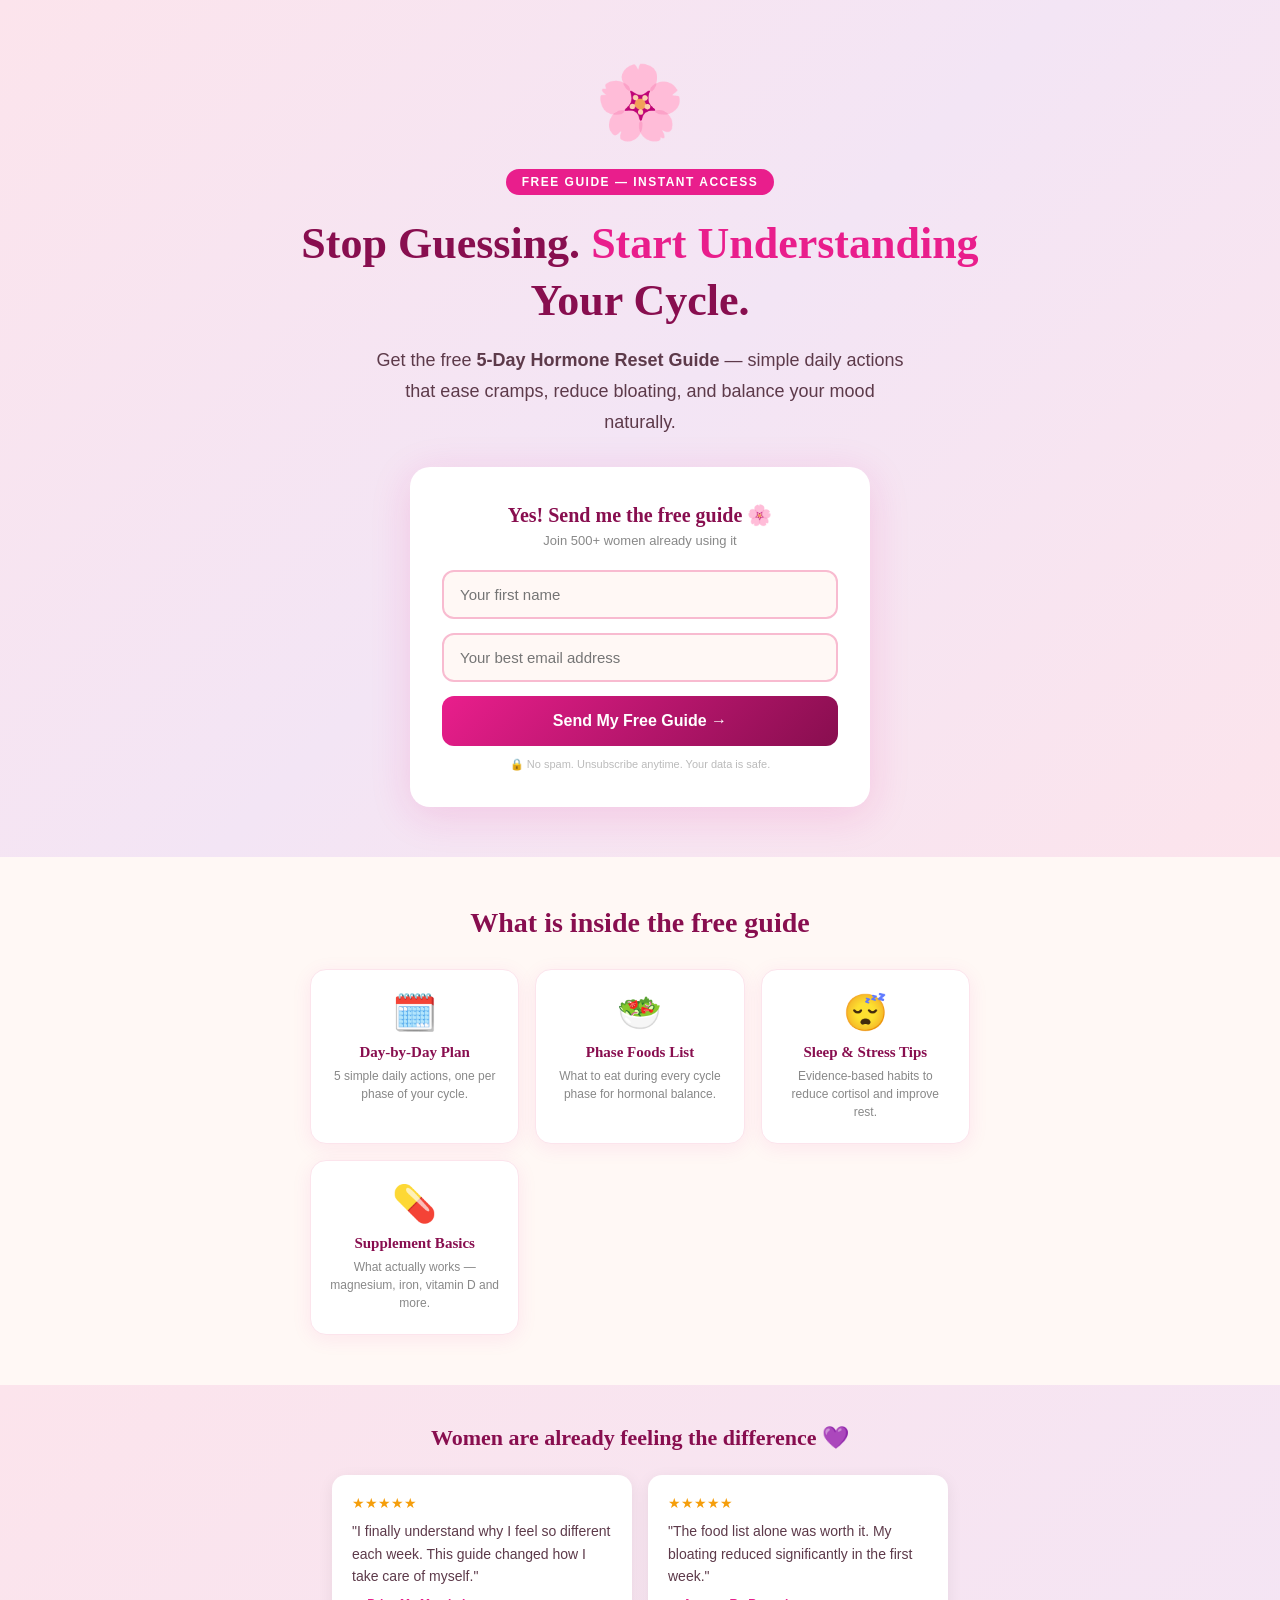
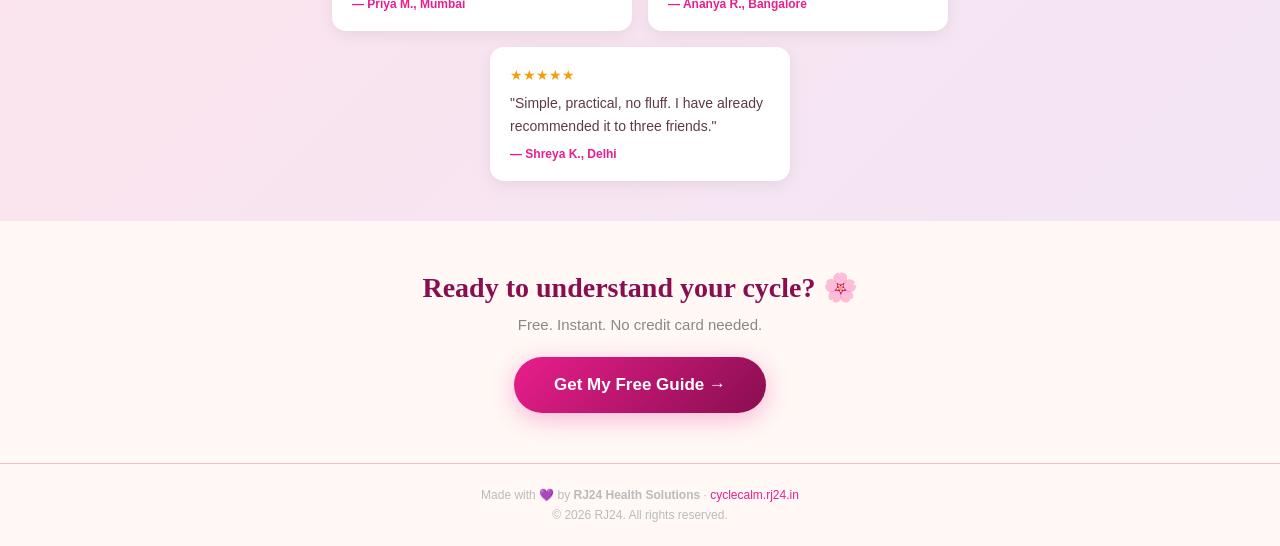
<file: rj24-landing-page.html>
<!DOCTYPE html>
<html lang="en">
<head>
  <meta charset="UTF-8" />
  <meta name="viewport" content="width=device-width, initial-scale=1.0"/>
  <title>Cycle Calm — Free 5-Day Hormone Reset Guide</title>
  <style>
    * { margin: 0; padding: 0; box-sizing: border-box; }
    body { font-family: Georgia, serif; background: #fff8f5; color: #3b2a2a; min-height: 100vh; }
    .hero {
      background: linear-gradient(135deg, #fce4ec 0%, #f3e5f5 50%, #fce4ec 100%);
      padding: 60px 20px 50px; text-align: center;
    }
    .badge {
      display: inline-block; background: #e91e8c; color: #fff;
      font-size: 12px; font-family: Arial, sans-serif; font-weight: 700;
      letter-spacing: 1.5px; text-transform: uppercase;
      padding: 6px 16px; border-radius: 20px; margin-bottom: 20px;
    }
    .hero h1 { font-size: clamp(26px,5vw,44px); color: #880e4f; line-height: 1.3; max-width: 680px; margin: 0 auto 16px; }
    .hero h1 span { color: #e91e8c; }
    .hero > p { font-size: clamp(15px,2.5vw,18px); color: #5d3a4a; max-width: 540px; margin: 0 auto 30px; line-height: 1.7; font-family: Arial, sans-serif; }
    .hero-img { font-size: 72px; margin-bottom: 24px; display: block; }
    .form-box {
      background: #fff; border-radius: 20px; box-shadow: 0 8px 40px rgba(233,30,140,0.15);
      max-width: 460px; margin: 0 auto; padding: 36px 32px;
    }
    .form-box h2 { font-size: 20px; color: #880e4f; margin-bottom: 6px; text-align: center; }
    .form-box > p { font-size: 13px; color: #888; text-align: center; margin-bottom: 22px; font-family: Arial, sans-serif; }
    .form-box input {
      width: 100%; padding: 14px 16px; border: 2px solid #f8bbd0; border-radius: 12px;
      font-size: 15px; margin-bottom: 14px; outline: none; font-family: Arial, sans-serif;
      transition: border-color 0.2s; background: #fff8f5;
    }
    .form-box input:focus { border-color: #e91e8c; }
    .form-box button {
      width: 100%; padding: 16px;
      background: linear-gradient(135deg, #e91e8c, #880e4f);
      color: #fff; font-size: 16px; font-weight: 700; border: none;
      border-radius: 12px; cursor: pointer; font-family: Arial, sans-serif;
      transition: opacity 0.2s, transform 0.1s;
    }
    .form-box button:hover { opacity: 0.92; transform: translateY(-1px); }
    .form-box button:disabled { opacity: 0.6; cursor: not-allowed; transform: none; }
    .privacy { font-size: 11px; color: #bbb; text-align: center; margin-top: 12px; font-family: Arial, sans-serif; }
    .success-msg {
      display: none; background: #f3e5f5; border: 2px solid #ce93d8;
      border-radius: 12px; padding: 20px; text-align: center;
      color: #6a1b9a; font-family: Arial, sans-serif; font-size: 15px; line-height: 1.6;
    }
    .error-msg {
      display: none; background: #fce4ec; border: 2px solid #f48fb1;
      border-radius: 12px; padding: 14px; text-align: center;
      color: #c62828; font-family: Arial, sans-serif; font-size: 13px; margin-top: 10px;
    }
    .section { padding: 50px 20px; max-width: 700px; margin: 0 auto; }
    .section h2 { font-size: clamp(20px,3.5vw,28px); color: #880e4f; text-align: center; margin-bottom: 30px; }
    .cards { display: grid; grid-template-columns: repeat(auto-fit, minmax(160px, 1fr)); gap: 16px; }
    .card {
      background: #fff; border-radius: 16px; padding: 22px 18px; text-align: center;
      box-shadow: 0 4px 20px rgba(233,30,140,0.08); border: 1.5px solid #fce4ec;
    }
    .card .icon { font-size: 36px; margin-bottom: 10px; }
    .card h3 { font-size: 15px; color: #880e4f; margin-bottom: 6px; }
    .card p { font-size: 12px; color: #888; font-family: Arial, sans-serif; line-height: 1.5; }
    .proof { background: linear-gradient(135deg, #fce4ec, #f3e5f5); padding: 40px 20px; text-align: center; }
    .proof h2 { font-size: 22px; color: #880e4f; margin-bottom: 24px; }
    .testimonials { display: flex; flex-wrap: wrap; gap: 16px; justify-content: center; max-width: 700px; margin: 0 auto; }
    .testi { background: #fff; border-radius: 14px; padding: 20px; max-width: 300px; text-align: left; box-shadow: 0 4px 16px rgba(0,0,0,0.07); }
    .testi p { font-size: 14px; color: #5d3a4a; font-family: Arial, sans-serif; line-height: 1.6; margin-bottom: 10px; }
    .testi .name { font-size: 12px; color: #e91e8c; font-weight: 700; font-family: Arial, sans-serif; }
    .stars { color: #f59e0b; font-size: 14px; margin-bottom: 8px; }
    .cta-bottom { padding: 50px 20px; text-align: center; background: #fff8f5; }
    .cta-bottom h2 { font-size: clamp(20px,3.5vw,28px); color: #880e4f; margin-bottom: 12px; }
    .cta-bottom p { font-size: 15px; color: #888; font-family: Arial, sans-serif; margin-bottom: 24px; }
    .cta-btn {
      display: inline-block; padding: 18px 40px;
      background: linear-gradient(135deg, #e91e8c, #880e4f);
      color: #fff; font-size: 17px; font-weight: 700; border-radius: 50px;
      text-decoration: none; font-family: Arial, sans-serif;
      box-shadow: 0 6px 24px rgba(233,30,140,0.3); transition: opacity 0.2s, transform 0.1s;
    }
    .cta-btn:hover { opacity: 0.9; transform: translateY(-2px); }
    footer { padding: 24px; text-align: center; font-size: 12px; color: #bbb; font-family: Arial, sans-serif; border-top: 1px solid #f8bbd0; }
    footer a { color: #e91e8c; text-decoration: none; }
  </style>
</head>
<body>

<section class="hero">
  <span class="hero-img">🌸</span>
  <div class="badge">Free Guide — Instant Access</div>
  <h1>Stop Guessing. <span>Start Understanding</span> Your Cycle.</h1>
  <p>Get the free <strong>5-Day Hormone Reset Guide</strong> — simple daily actions that ease cramps, reduce bloating, and balance your mood naturally.</p>

  <div class="form-box">
    <h2>Yes! Send me the free guide 🌸</h2>
    <p>Join 500+ women already using it</p>
    <div id="form-area">
      <input type="text" id="fname" placeholder="Your first name" />
      <input type="email" id="femail" placeholder="Your best email address" />
      <button id="submit-btn" onclick="submitForm()">Send My Free Guide →</button>
      <p class="privacy">🔒 No spam. Unsubscribe anytime. Your data is safe.</p>
    </div>
    <div class="success-msg" id="success-msg">
      ✅ <strong>You are in!</strong><br><br>
      Check your inbox for the <strong>5-Day Hormone Reset Guide</strong>. 🌸<br><br>
      <small>Cannot find it? Check your promotions or spam folder.</small>
    </div>
    <div class="error-msg" id="error-msg"></div>
  </div>
</section>

<section class="section">
  <h2>What is inside the free guide</h2>
  <div class="cards">
    <div class="card"><div class="icon">🗓️</div><h3>Day-by-Day Plan</h3><p>5 simple daily actions, one per phase of your cycle.</p></div>
    <div class="card"><div class="icon">🥗</div><h3>Phase Foods List</h3><p>What to eat during every cycle phase for hormonal balance.</p></div>
    <div class="card"><div class="icon">😴</div><h3>Sleep & Stress Tips</h3><p>Evidence-based habits to reduce cortisol and improve rest.</p></div>
    <div class="card"><div class="icon">💊</div><h3>Supplement Basics</h3><p>What actually works — magnesium, iron, vitamin D and more.</p></div>
  </div>
</section>

<section class="proof">
  <h2>Women are already feeling the difference 💜</h2>
  <div class="testimonials">
    <div class="testi">
      <div class="stars">★★★★★</div>
      <p>"I finally understand why I feel so different each week. This guide changed how I take care of myself."</p>
      <div class="name">— Priya M., Mumbai</div>
    </div>
    <div class="testi">
      <div class="stars">★★★★★</div>
      <p>"The food list alone was worth it. My bloating reduced significantly in the first week."</p>
      <div class="name">— Ananya R., Bangalore</div>
    </div>
    <div class="testi">
      <div class="stars">★★★★★</div>
      <p>"Simple, practical, no fluff. I have already recommended it to three friends."</p>
      <div class="name">— Shreya K., Delhi</div>
    </div>
  </div>
</section>

<section class="cta-bottom">
  <h2>Ready to understand your cycle? 🌸</h2>
  <p>Free. Instant. No credit card needed.</p>
  <a href="#" class="cta-btn" onclick="document.getElementById('fname').focus(); window.scrollTo({top:0,behavior:'smooth'}); return false;">Get My Free Guide →</a>
</section>

<footer>
  <p>Made with 💜 by <strong>RJ24 Health Solutions</strong> · <a href="https://cyclecalm.rj24.in">cyclecalm.rj24.in</a></p>
  <p style="margin-top:6px;">© 2026 RJ24. All rights reserved.</p>
</footer>

<script>
  async function submitForm() {
    const btn = document.getElementById('submit-btn');
    const nameVal = document.getElementById('fname').value.trim();
    const emailVal = document.getElementById('femail').value.trim();
    const errorEl = document.getElementById('error-msg');
    errorEl.style.display = 'none';
    if (!nameVal) { showError('Please enter your first name.'); return; }
    if (!emailVal || !emailVal.includes('@')) { showError('Please enter a valid email address.'); return; }
    btn.disabled = true;
    btn.textContent = 'Sending...';
    try {
      const response = await fetch('https://api.brevo.com/v3/contacts', {
        method: 'POST',
        headers: {
          'Content-Type': 'application/json',
          'api-key': ['xkeysib-213236d9fedab9e074', '0740b2bf595add5d2a797a597e307853ed6e6b9f68dfe2-IPF7NVuTQlsgvcqN'].join('')
        },
        body: JSON.stringify({
          email: emailVal,
          attributes: { FIRSTNAME: nameVal },
          listIds: [3],
          updateEnabled: true
        })
      });
      if (response.status === 201 || response.status === 204) {
        document.getElementById('form-area').style.display = 'none';
        document.getElementById('success-msg').style.display = 'block';
      } else {
        const data = await response.json();
        showError(data.message || 'Something went wrong. Please try again.');
        btn.disabled = false;
        btn.textContent = 'Send My Free Guide →';
      }
    } catch (err) {
      showError('Network error. Please check your connection and try again.');
      btn.disabled = false;
      btn.textContent = 'Send My Free Guide →';
    }
  }
  function showError(msg) {
    const el = document.getElementById('error-msg');
    el.textContent = msg;
    el.style.display = 'block';
  }
</script>
</body>
</html>
</file>
